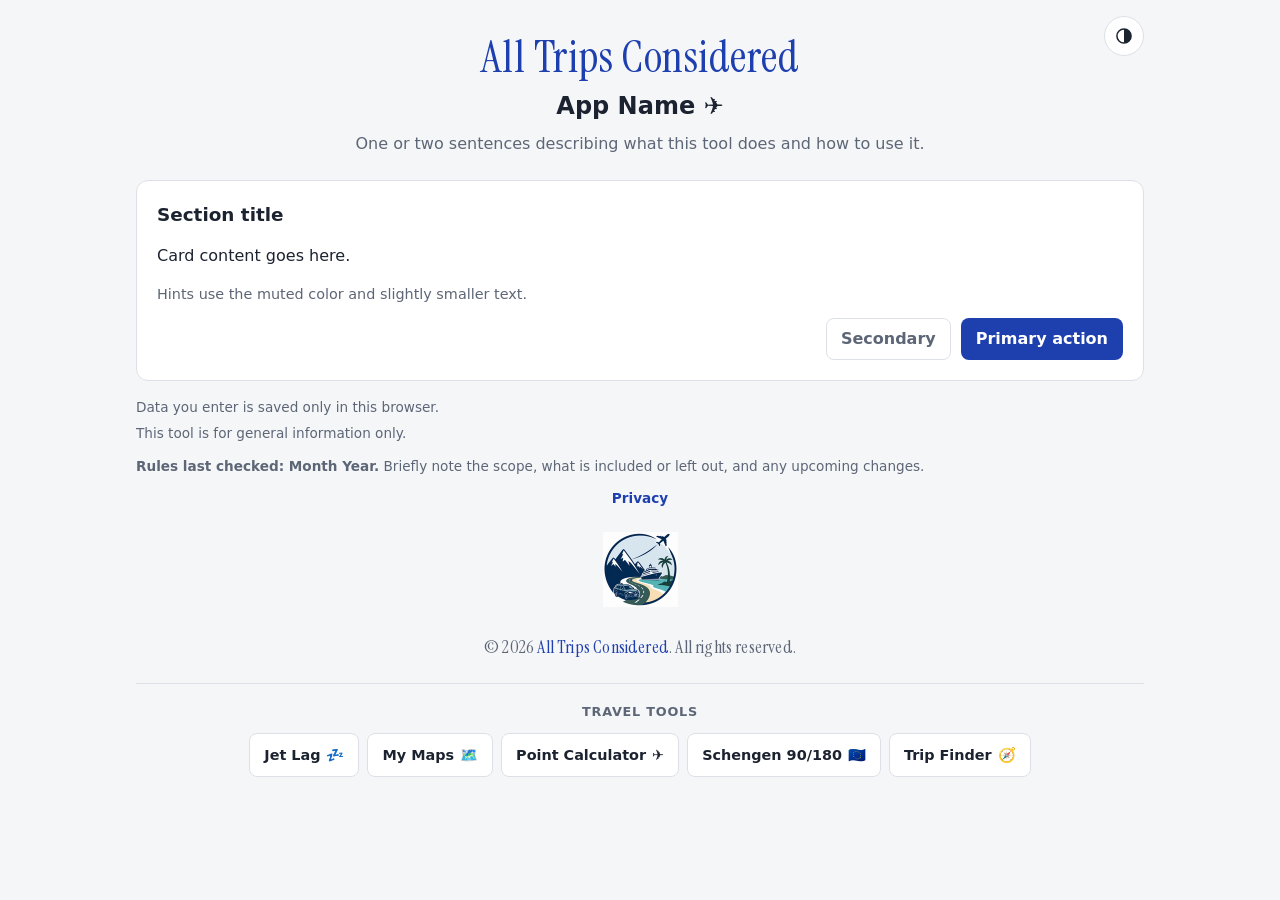
<file: docs/index.html>
<!doctype html>
<!-- TEMPLATE: set data-app to a short unique id for this app (lowercase letters, numbers, hyphens).
     It names this app's saved settings in the browser. -->
<html lang="en" data-app="app-name">
<head>
<meta charset="utf-8">
<meta name="viewport" content="width=device-width,initial-scale=1,viewport-fit=cover">
<!-- Security policy for this page. Keep it the same in privacy.html and in the Cloudflare header rule (see README). -->
<meta http-equiv="Content-Security-Policy" content="default-src 'self'; script-src 'self'; style-src 'self'; font-src 'self'; img-src 'self' data:; connect-src 'self'; manifest-src 'self'; object-src 'none'; base-uri 'none'; form-action 'none'; require-trusted-types-for 'script'; trusted-types 'none'; upgrade-insecure-requests">
<meta name="referrer" content="strict-origin-when-cross-origin">
<!-- TEMPLATE: replace "App Name" in the title, h1, icon alt text, install banner and manifest. The title is "App Name | All Trips Considered"; the privacy page adds "Privacy | " in front. -->
<title>App Name | All Trips Considered</title>
<meta name="description" content="One sentence describing what this tool does.">
<meta name="theme-color" content="#1f4fd6">
<link rel="icon" href="favicon.ico" sizes="16x16 32x32 48x48">
<link rel="icon" type="image/png" sizes="32x32" href="assets/img/favicon-32.png">
<link rel="icon" type="image/png" sizes="192x192" href="assets/img/icon-192.png">
<link rel="apple-touch-icon" href="assets/img/apple-touch-icon.png">
<link rel="manifest" href="manifest.webmanifest">
<link rel="preload" href="assets/fonts/instrument-serif-v5-latin.woff2" as="font" type="font/woff2" crossorigin>
<link rel="stylesheet" href="assets/css/app.css">
<script src="assets/js/calendar-data.js"></script>
<script src="assets/js/theme-boot.js"></script>
<script src="assets/js/app.js" defer></script>
</head>
<body>
  <main class="container">
    <div class="top-controls">
      <div class="appearance-wrap">
        <button type="button" id="appearance-button" class="theme-toggle" aria-expanded="false" aria-controls="appearance-panel" aria-label="Appearance" title="Appearance">
          <svg viewBox="0 0 24 24" width="20" height="20" aria-hidden="true"><circle cx="12" cy="12" r="8.5" fill="none" stroke-width="1.8"/><path d="M12 3.5a8.5 8.5 0 0 1 0 17z" stroke="none"/></svg>
        </button>
        <div id="appearance-panel" class="appearance-panel" role="dialog" aria-labelledby="appearance-title" hidden>
          <h2 id="appearance-title" class="appearance-title">Appearance</h2>
          <fieldset class="appearance-group">
            <legend>Mode</legend>
            <div class="segmented">
              <label><input type="radio" name="mode" value="auto"><span>Auto</span></label>
              <label><input type="radio" name="mode" value="light"><span>Light</span></label>
              <label><input type="radio" name="mode" value="dark"><span>Dark</span></label>
            </div>
            <p id="mode-hint" class="mode-hint"></p>
          </fieldset>
          <fieldset class="appearance-group">
            <legend>Color</legend>
            <div id="scheme-list" class="scheme-list"></div>
          </fieldset>
        </div>
      </div>
    </div>

    <header class="page-header">
      <p class="brand"><a href="https://alltripsconsidered.com" target="_blank" rel="noopener noreferrer">All Trips Considered</a></p>
      <!-- TEMPLATE: tool name followed by one emoji, e.g. "Schengen 90/180 Calculator 🇪🇺" -->
      <h1 id="page-title" tabindex="-1">App Name ✈️</h1>
      <p class="lede">One or two sentences describing what this tool does and how to use it.</p>
    </header>

    <section class="card">
      <div class="card-header">
        <h2>Section title</h2>
      </div>
      <p>Card content goes here.</p>
      <p class="hint">Hints use the muted color and slightly smaller text.</p>
      <div class="card-footer">
        <button type="button" class="btn btn-ghost">Secondary</button>
        <button type="button" class="btn btn-primary">Primary action</button>
      </div>
    </section>

    <footer class="disclaimer">
      <p>Data you enter is saved only in this browser.</p>
      <p>This tool is for general information only.</p>
      <!-- TEMPLATE: when the tool relies on rules or data that change, say when they were last checked. Delete if not needed. -->
      <p class="rules-note"><strong>Rules last checked: Month Year.</strong> Briefly note the scope, what is included or left out, and any upcoming changes.</p>
      <p class="footer-links"><a href="privacy.html">Privacy</a></p>
      <!-- TEMPLATE: replace the images in assets/img with this app's icon. -->
      <img src="assets/img/icon-150.png" alt="App Name icon" width="75" height="75" class="footer-icon">
      <p class="copyright">© <span id="copyright-year">2026</span> <a href="https://alltripsconsidered.com">All Trips Considered</a>. All rights reserved.</p>
      <!-- TEMPLATE: mark this app's own link with aria-current="page" and change its arrow text to "You are here".
           Add a new tool here and in every other app, keeping alphabetical order. -->
      <nav class="quick-links" aria-labelledby="quick-links-title">
        <h2 id="quick-links-title">Travel Tools</h2>
        <ul>
          <li><a href="https://jetlag.alltripsconsidered.com"><span class="ql-icon" aria-hidden="true">💤</span><span class="ql-name">Jet Lag</span><span class="ql-arrow" aria-hidden="true">›</span></a></li>
          <li><a href="https://mymaps.alltripsconsidered.com"><span class="ql-icon" aria-hidden="true">🗺️</span><span class="ql-name">My Maps</span><span class="ql-arrow" aria-hidden="true">›</span></a></li>
          <li><a href="https://points.alltripsconsidered.com"><span class="ql-icon" aria-hidden="true">✈️</span><span class="ql-name">Point Calculator</span><span class="ql-arrow" aria-hidden="true">›</span></a></li>
          <li><a href="https://90days.alltripsconsidered.com"><span class="ql-icon" aria-hidden="true">🇪🇺</span><span class="ql-name">Schengen 90/180</span><span class="ql-arrow" aria-hidden="true">›</span></a></li>
          <li><a href="https://tripfinder.alltripsconsidered.com"><span class="ql-icon" aria-hidden="true">🧭</span><span class="ql-name">Trip Finder</span><span class="ql-arrow" aria-hidden="true">›</span></a></li>
        </ul>
      </nav>
    </footer>
  </main>

  <button type="button" id="back-to-top" class="back-to-top" aria-label="Back to top" title="Back to top" hidden>
    <svg viewBox="0 0 24 24" width="22" height="22" aria-hidden="true"><path d="M12 19V5M5.5 11.5 12 5l6.5 6.5" fill="none" stroke="currentColor" stroke-width="2.2" stroke-linecap="round" stroke-linejoin="round"/></svg>
  </button>

  <div id="install-banner" class="install-banner" role="region" aria-label="Add to Home Screen" hidden>
    <img src="assets/img/icon-192.png" alt="" class="install-icon" width="48" height="48">
    <div class="install-text">
      <strong>Add App Name to your Home Screen</strong>
      <span id="install-instructions">Tap <span class="share-glyph" aria-label="Share"></span> Share, then "Add to Home Screen".</span>
    </div>
    <div class="install-actions">
      <button type="button" id="install-dismiss" class="btn btn-ghost">Not now</button>
      <button type="button" id="install-accept" class="btn btn-primary" hidden>Install</button>
    </div>
  </div>
</body>
</html>
</file>
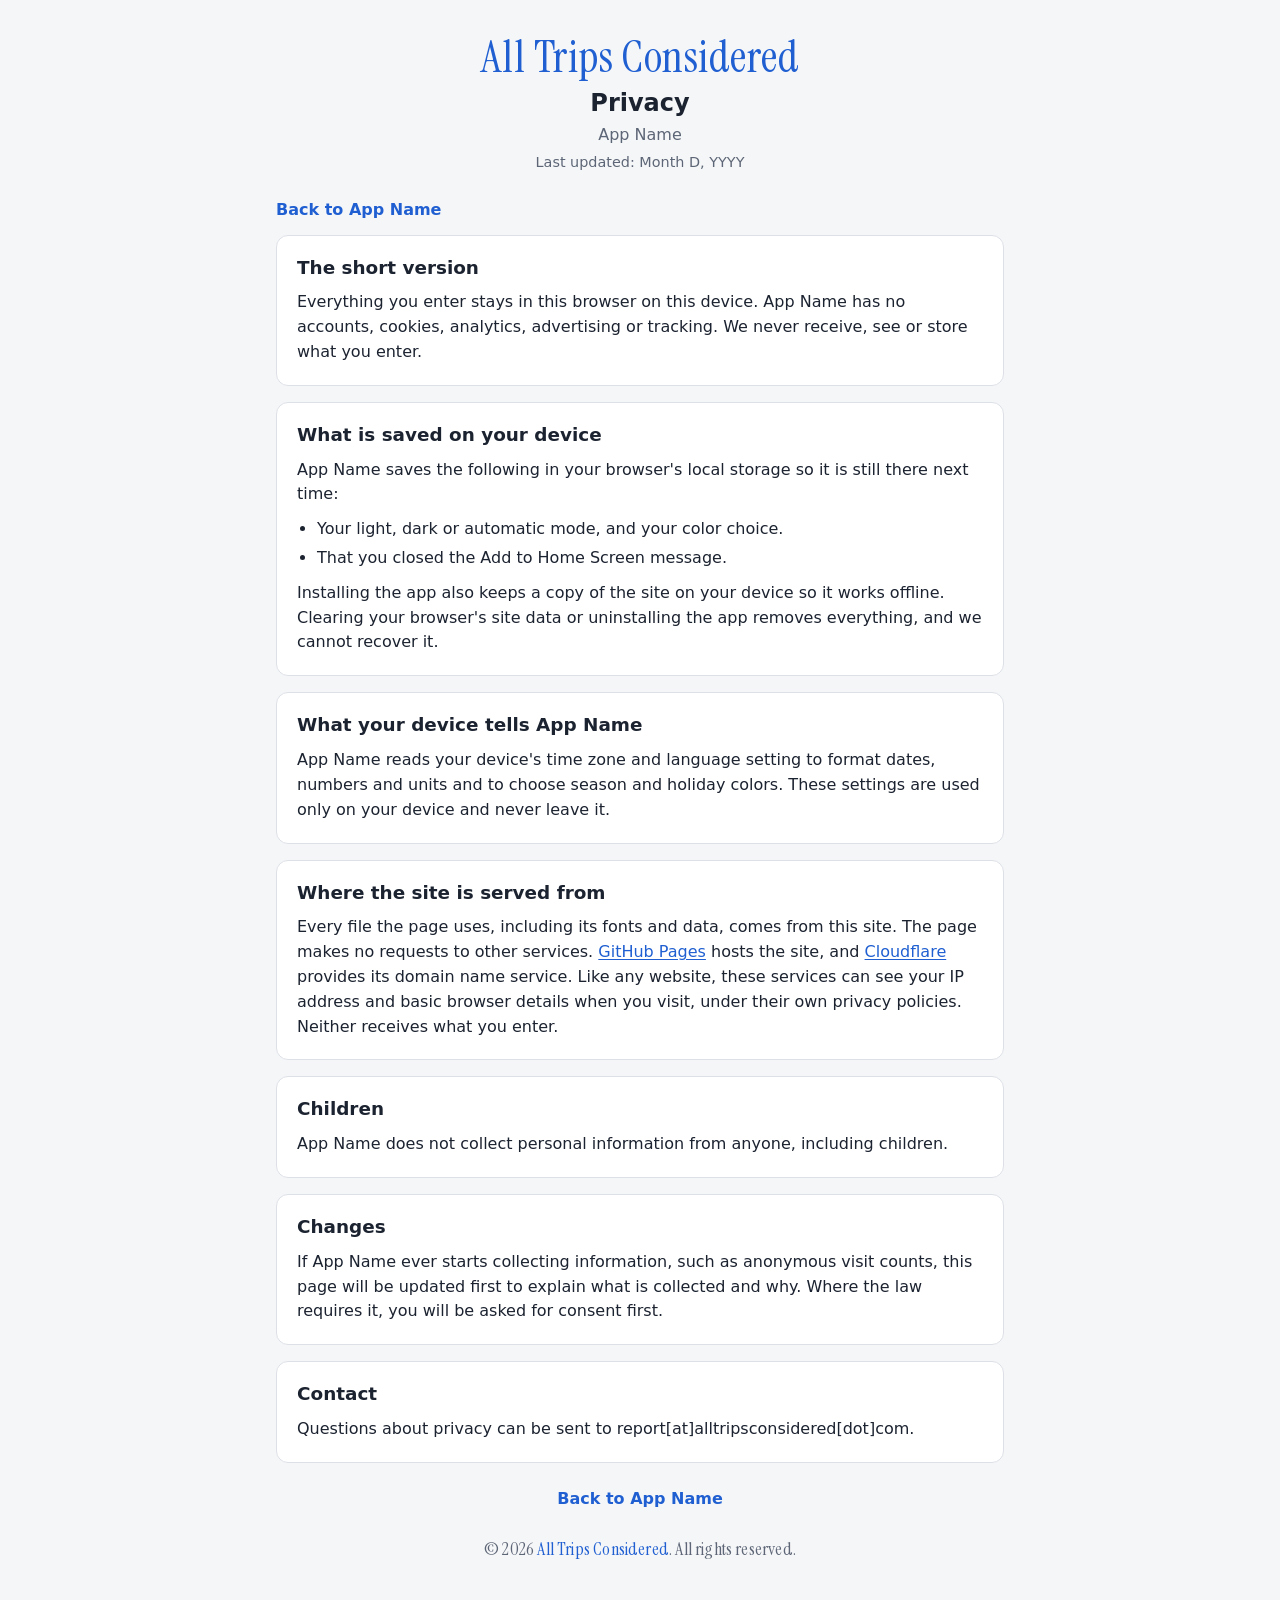
<file: docs/privacy.html>
<!doctype html>
<!-- TEMPLATE: use the same data-app value as index.html. This page follows the All Trips Considered
     standard privacy page: keep the section order and wording, and change only the bracketed parts. -->
<html lang="en" data-app="app-name">
<head>
<meta charset="utf-8">
<meta name="viewport" content="width=device-width,initial-scale=1,viewport-fit=cover">
<meta http-equiv="Content-Security-Policy" content="default-src 'self'; script-src 'self'; style-src 'self'; font-src 'self'; img-src 'self' data:; connect-src 'self'; manifest-src 'self'; object-src 'none'; base-uri 'none'; form-action 'none'; require-trusted-types-for 'script'; trusted-types 'none'; upgrade-insecure-requests">
<meta name="referrer" content="strict-origin-when-cross-origin">
<title>Privacy | App Name | All Trips Considered</title>
<meta name="description" content="How App Name handles your information: everything you enter stays on your device.">
<meta name="theme-color" content="#1f4fd6">
<link rel="icon" href="favicon.ico" sizes="16x16 32x32 48x48">
<link rel="icon" type="image/png" sizes="32x32" href="assets/img/favicon-32.png">
<link rel="icon" type="image/png" sizes="192x192" href="assets/img/icon-192.png">
<link rel="apple-touch-icon" href="assets/img/apple-touch-icon.png">
<link rel="preload" href="assets/fonts/instrument-serif-v5-latin.woff2" as="font" type="font/woff2" crossorigin>
<link rel="stylesheet" href="assets/css/privacy.css">
<script src="assets/js/calendar-data.js"></script>
<script src="assets/js/theme-boot.js"></script>
</head>
<body>
<main class="privacy">
  <header class="privacy-header">
    <p class="privacy-brand"><a href="https://alltripsconsidered.com">All Trips Considered</a></p>
    <h1>Privacy</h1>
    <p class="privacy-app">App Name</p>
    <p class="privacy-updated">Last updated: Month D, YYYY <!-- TEMPLATE: update the date. --></p>
  </header>

  <p class="privacy-back privacy-back-top"><a href="./">Back to App Name</a></p>

  <section class="privacy-section" aria-labelledby="short">
    <h2 id="short">The short version</h2>
    <p>Everything you enter stays in this browser on this device. App Name has no accounts, cookies, analytics, advertising or tracking. We never receive, see or store what you enter.</p>
  </section>

  <section class="privacy-section" aria-labelledby="saved">
    <h2 id="saved">What is saved on your device</h2>
    <p>App Name saves the following in your browser's local storage so it is still there next time:</p>
    <ul>
      <li>Your light, dark or automatic mode, and your color choice.</li>
      <li>That you closed the Add to Home Screen message.</li>
      <!-- TEMPLATE: list anything else this app saves, such as trips or dates. -->
    </ul>
    <p>Installing the app also keeps a copy of the site on your device so it works offline. Clearing your browser's site data or uninstalling the app removes everything, and we cannot recover it.</p>
  </section>

  <section class="privacy-section" aria-labelledby="device">
    <h2 id="device">What your device tells App Name</h2>
    <p>App Name reads your device's time zone and language setting to format dates, numbers and units and to choose season and holiday colors. These settings are used only on your device and never leave it.</p>
  </section>

  <!-- TEMPLATE: include these two sections only if the app has the feature. -->
  <!--
  <section class="privacy-section" aria-labelledby="files">
    <h2 id="files">Files you export or share</h2>
    <p>Files you export, such as [file types], are created on your device and saved where you choose. They are not uploaded anywhere. When you use Share, App Name opens the app or website you pick with a link and a short message. Nothing is posted until you confirm it there, and that service's privacy policy then applies.</p>
  </section>

  <section class="privacy-section" aria-labelledby="links">
    <h2 id="links">Links to other websites</h2>
    <p>Links to [airline websites, map services] open only when you choose them. Those sites have their own privacy policies.</p>
  </section>
  -->

  <section class="privacy-section" aria-labelledby="hosting">
    <h2 id="hosting">Where the site is served from</h2>
    <p>Every file the page uses, including its fonts and data, comes from this site. The page makes no requests to other services. <a href="https://docs.github.com/en/site-policy/privacy-policies/github-general-privacy-statement" rel="noopener noreferrer">GitHub Pages</a> hosts the site, and <a href="https://www.cloudflare.com/privacypolicy/" rel="noopener noreferrer">Cloudflare</a> provides its domain name service. Like any website, these services can see your IP address and basic browser details when you visit, under their own privacy policies. Neither receives what you enter.</p>
  </section>

  <section class="privacy-section" aria-labelledby="children">
    <h2 id="children">Children</h2>
    <p>App Name does not collect personal information from anyone, including children.</p>
  </section>

  <section class="privacy-section" aria-labelledby="changes">
    <h2 id="changes">Changes</h2>
    <p>If App Name ever starts collecting information, such as anonymous visit counts, this page will be updated first to explain what is collected and why. Where the law requires it, you will be asked for consent first.</p>
  </section>

  <section class="privacy-section" aria-labelledby="contact">
    <h2 id="contact">Contact</h2>
    <p>Questions about privacy can be sent to report[at]alltripsconsidered[dot]com.</p>
  </section>

  <footer class="privacy-footer">
    <p class="privacy-back"><a href="./">Back to App Name</a></p>
    <p class="privacy-copyright">© <span id="copyright-year">2026</span> <a href="https://alltripsconsidered.com">All Trips Considered</a>. All rights reserved.</p>
  </footer>
</main>
</body>
</html>
</file>
<file: docs/assets/css/app.css>
/* All Trips Considered: shared page styles. */
/* Instrument Serif, self-hosted (SIL Open Font License: assets/fonts/OFL.txt). Same subsets Google Fonts serves. */
@font-face {
  font-family: "Instrument Serif";
  font-style: normal;
  font-weight: 400;
  font-display: swap;
  src: url("../fonts/instrument-serif-v5-latin-ext.woff2") format("woff2");
  unicode-range: U+0100-02BA, U+02BD-02C5, U+02C7-02CC, U+02CE-02D7, U+02DD-02FF, U+0304, U+0308, U+0329, U+1D00-1DBF, U+1E00-1E9F, U+1EF2-1EFF, U+2020, U+20A0-20AB, U+20AD-20C4, U+2113, U+2C60-2C7F, U+A720-A7FF;
}
@font-face {
  font-family: "Instrument Serif";
  font-style: normal;
  font-weight: 400;
  font-display: swap;
  src: url("../fonts/instrument-serif-v5-latin.woff2") format("woff2");
  unicode-range: U+0000-00FF, U+0131, U+0152-0153, U+02BB-02BC, U+02C6, U+02DA, U+02DC, U+0304, U+0308, U+0329, U+2000-206F, U+20AC, U+2122, U+2191, U+2193, U+2212, U+2215, U+FEFF, U+FFFD;
}
:root {
  --bg: #f5f6f8;
  --surface: #ffffff;
  --text: #1c2330;
  --muted: #5d6676;
  --border: #dde1e7;
  --primary: var(--scheme-primary, #1f4fd6);
  --primary-text: #ffffff;
  --brand-link: var(--scheme-link, #1F5FD1);
  --radius: 12px;
  color-scheme: light;
}
@media (prefers-color-scheme: dark) {
  :root:not([data-theme="light"]) {
    --bg: #12151b;
    --surface: #1b2029;
    --text: #e8ebf0;
    --muted: #9aa3b2;
    --border: #2c3340;
    --primary: var(--scheme-primary-dark, #4a70de);
    --brand-link: var(--scheme-link-dark, #7A9CEB);
    color-scheme: dark;
  }
}
:root[data-theme="dark"] {
  --bg: #12151b;
  --surface: #1b2029;
  --text: #e8ebf0;
  --muted: #9aa3b2;
  --border: #2c3340;
  --primary: var(--scheme-primary-dark, #4a70de);
  --brand-link: var(--scheme-link-dark, #7A9CEB);
  color-scheme: dark;
}

* { box-sizing: border-box; }
[hidden] { display: none !important; }

body {
  margin: 0;
  background: var(--bg);
  color: var(--text);
  font-family: system-ui, -apple-system, "Segoe UI", Roboto, sans-serif;
  font-size: 16px;
  line-height: 1.5;
}

.container {
  position: relative;
  max-width: 1040px;
  margin: 0 auto;
  padding-block: 32px 96px;
  padding-left: max(16px, env(safe-area-inset-left, 0px));
  padding-right: max(16px, env(safe-area-inset-right, 0px));
}

/* Brand line: "All Trips Considered" in Instrument Serif, brand blue */
.brand {
  font-family: "Instrument Serif", Georgia, "Times New Roman", serif;
  font-weight: 400;
  font-size: 2.8125rem;
  line-height: 1.1;
  letter-spacing: 0.01em;
  margin: 0 0 6px;
}
.brand, .page-header h1 { text-align: center; text-wrap: balance; }
.brand a, .copyright a {
  color: var(--brand-link);
  text-decoration: none;
  border-radius: 4px;
}
.brand a:focus-visible, .copyright a:focus-visible { outline: 2px solid var(--primary); outline-offset: 2px; }
h1 { font-size: 1.5rem; margin: 0 0 8px; }
h2 { font-size: 1.15rem; margin: 0; }
.lede { color: var(--muted); margin: 0 0 24px; text-align: center; text-wrap: balance; }
#page-title:focus { outline: none; }

/* Appearance button, upper right */
.top-controls {
  position: absolute;
  top: 16px;
  right: max(16px, env(safe-area-inset-right, 0px));
  z-index: 30;
  display: flex;
  gap: 8px;
}
.theme-toggle {
  width: 40px; height: 40px;
  display: grid; place-items: center;
  padding: 0;
  border: 1px solid var(--border);
  border-radius: 999px;
  background: var(--surface);
  color: var(--text);
  cursor: pointer;
  transition: background .2s, border-color .2s;
}
.theme-toggle:hover { border-color: var(--muted); }
.theme-toggle:focus-visible { outline: 2px solid var(--primary); outline-offset: 2px; }
.theme-toggle svg { fill: currentColor; stroke: currentColor; }

/* Appearance panel: mode and color scheme */
.appearance-wrap { position: relative; }
.appearance-panel {
  position: absolute;
  top: calc(100% + 8px);
  right: 0;
  z-index: 40;
  width: 300px;
  max-width: calc(100vw - 32px);
  padding: 16px;
  background: var(--surface);
  border: 1px solid var(--border);
  border-radius: 12px;
  box-shadow: 0 12px 32px rgba(0, 0, 0, .18);
  text-align: start;
}
.appearance-title { font-size: 1rem; margin: 0 0 12px; }
.appearance-group { border: 0; margin: 0; padding: 0; min-width: 0; }
.appearance-group + .appearance-group { margin-top: 16px; padding-top: 14px; box-shadow: inset 0 1px 0 var(--border); }
.appearance-group legend { float: left; width: 100%; padding: 0; margin-bottom: 8px; font-size: .8rem; font-weight: 700; letter-spacing: .06em; text-transform: uppercase; color: var(--muted); }
.appearance-group legend + * { clear: both; }
.segmented { display: grid; grid-template-columns: repeat(3, 1fr); gap: 4px; padding: 4px; background: var(--bg); border-radius: 10px; }
.segmented label { position: relative; }
.segmented input, .scheme-option input { position: absolute; opacity: 0; width: 1px; height: 1px; }
.segmented span { display: grid; place-items: center; min-height: 36px; border-radius: 7px; font-weight: 600; font-size: .9rem; color: var(--muted); cursor: pointer; }
.segmented input:checked + span { background: var(--surface); color: var(--text); box-shadow: 0 1px 3px rgba(0, 0, 0, .15); }
.segmented input:focus-visible + span { outline: 2px solid var(--primary); outline-offset: 1px; }
.mode-hint { margin: 8px 2px 0; font-size: .82rem; color: var(--muted); }
.scheme-list { max-height: min(300px, 45vh); overflow-y: auto; margin: 0 -6px; padding: 0 6px; }
.scheme-subhead { margin: 10px 8px 4px; font-size: .75rem; font-weight: 600; color: var(--muted); }
.scheme-subhead:first-child { margin-top: 0; }
.scheme-option { position: relative; display: flex; align-items: center; gap: 10px; min-height: 40px; padding: 6px 8px; border-radius: 8px; cursor: pointer; }
.scheme-option:hover { background: var(--bg); }
.scheme-option:has(input:focus-visible) { box-shadow: inset 0 0 0 2px var(--primary); }
.scheme-option:has(input:checked) { background: var(--bg); }
.scheme-flag { font-size: 1.15rem; line-height: 1; }
.scheme-name { flex: 1; font-size: .95rem; }
.scheme-option input:checked ~ .scheme-name { font-weight: 700; }
.scheme-now { display: block; font-size: .8rem; font-weight: 400; color: var(--muted); }
.scheme-check { width: 16px; color: var(--primary); font-weight: 700; visibility: hidden; }
.scheme-option input:checked ~ .scheme-check { visibility: visible; }
.scheme-swatch { display: flex; border-radius: 3px; overflow: hidden; box-shadow: 0 0 0 1px var(--border); }
.scheme-swatch i { width: 9px; height: 14px; }

/* Cards */
.card {
  background: var(--surface);
  border: 1px solid var(--border);
  border-radius: var(--radius);
  padding: 20px;
  margin-bottom: 16px;
}
.card-header { display: flex; align-items: center; justify-content: space-between; gap: 12px; margin-bottom: 14px; }
.card-footer { margin-top: 12px; display: flex; flex-wrap: wrap; justify-content: flex-end; gap: 10px; }
.hint { color: var(--muted); font-size: .9rem; margin: 8px 0 0; }

.btn {
  font: inherit; font-weight: 600;
  border-radius: 8px; padding: 8px 14px; min-height: 40px;
  cursor: pointer; border: 1px solid transparent;
}
.btn-primary { background: var(--primary); color: var(--primary-text); }
.btn-ghost { background: transparent; color: var(--muted); border-color: var(--border); }
.btn:focus-visible { outline: 2px solid var(--primary); outline-offset: 1px; }

/* Footer: disclaimer, 75px app icon, serif copyright */
.disclaimer { color: var(--muted); font-size: .85rem; }
.disclaimer p { margin: 0 0 6px; }
.rules-note { margin-top: 12px !important; }
.footer-links { margin-top: 12px !important; text-align: center; }
.footer-links a { color: var(--brand-link); font-weight: 600; text-decoration: none; }
.footer-links a:hover { text-decoration: underline; }
.footer-icon { display: block; width: 75px; height: 75px; margin: 24px auto 0; }
.copyright {
  margin-top: 1.5em !important;
  text-align: center;
  font-family: "Instrument Serif", Georgia, "Times New Roman", serif;
  font-weight: 400;
  font-size: 1.125rem;
  letter-spacing: 0.01em;
}

/* Travel Tools: links to other All Trips Considered tools.
   Wider screens: a row of buttons (name, then icon).
   Phones: a list, one tool per row (icon, name, arrow). */
.quick-links { margin-top: 22px; padding-top: 18px; border-top: 1px solid var(--border); text-align: center; }
.quick-links h2 { margin: 0 0 12px; font-size: .8rem; font-weight: 700; letter-spacing: .06em; text-transform: uppercase; color: var(--muted); }
.quick-links ul { list-style: none; margin: 0; padding: 0; display: flex; flex-wrap: wrap; justify-content: center; gap: 8px; }
.quick-links a {
  display: inline-flex; align-items: center; gap: 6px; height: 44px; padding: 0 14px;
  border: 1px solid var(--border); border-radius: 8px; background: var(--surface);
  color: var(--text); font-size: .9rem; font-weight: 600; text-decoration: none;
}
.quick-links .ql-icon { order: 2; }
.quick-links .ql-arrow { display: none; }
.quick-links a:hover { border-color: var(--brand-link); color: var(--brand-link); }
.quick-links a:focus-visible { outline: 2px solid var(--primary); outline-offset: 2px; }
.quick-links a[aria-current="page"] { border-color: var(--brand-link); color: var(--brand-link); }
@media (max-width: 600px) {
  .quick-links ul { display: block; max-width: 420px; margin: 0 auto; border: 1px solid var(--border); border-radius: 10px; background: var(--surface); overflow: hidden; text-align: left; }
  .quick-links li + li { border-top: 1px solid var(--border); }
  .quick-links a { display: flex; gap: 12px; height: 48px; border: 0; border-radius: 0; background: transparent; font-size: .95rem; }
  .quick-links .ql-icon { order: 0; width: 1.4em; text-align: center; }
  .quick-links .ql-arrow { display: inline; margin-left: auto; color: var(--muted); font-size: 1.1rem; }
  .quick-links a[aria-current="page"] .ql-arrow { font-size: .72rem; font-weight: 700; letter-spacing: .05em; text-transform: uppercase; }
  .quick-links a:hover { background: var(--bg); }
  .quick-links a:focus-visible { outline-offset: -2px; }
  .quick-links .ql-name, .quick-links .ql-arrow { white-space: nowrap; }
}
/* Very narrow phones: a check mark instead of "You are here" keeps one line per row. */
@media (max-width: 360px) {
  .quick-links a[aria-current="page"] .ql-arrow { font-size: 0; }
  .quick-links a[aria-current="page"] .ql-arrow::after { content: "\2713"; font-size: 1rem; letter-spacing: 0; }
}

/* Back to top, lower right */
.back-to-top {
  position: fixed;
  right: max(20px, calc(env(safe-area-inset-right, 0px) + 16px));
  bottom: max(20px, calc(env(safe-area-inset-bottom, 0px) + 16px));
  z-index: 15;
  width: 48px; height: 48px;
  display: grid; place-items: center;
  padding: 0; border: 0; border-radius: 999px;
  background: var(--primary); color: var(--primary-text);
  box-shadow: 0 6px 18px rgba(0, 0, 0, .18);
  cursor: pointer;
}
.back-to-top:hover { filter: brightness(1.08); }
.back-to-top:focus-visible { outline: 2px solid var(--primary); outline-offset: 3px; }
body.has-install-banner .back-to-top { bottom: calc(var(--install-banner-height, 150px) + 16px); }

/* Add to Home Screen banner */
.install-banner {
  position: fixed; left: 0; right: 0; bottom: 0; z-index: 20;
  display: flex; flex-wrap: wrap; align-items: center; gap: 12px;
  background: var(--surface);
  border-top: 1px solid var(--border);
  box-shadow: 0 -6px 20px rgba(0, 0, 0, .12);
  padding-top: 14px;
  padding-bottom: calc(14px + env(safe-area-inset-bottom, 0px));
  padding-left: max(16px, env(safe-area-inset-left, 0px));
  padding-right: max(16px, env(safe-area-inset-right, 0px));
}
.install-icon { width: 48px; height: 48px; border-radius: 11px; flex: none; }
.install-text { display: flex; flex-direction: column; flex: 1 1 220px; min-width: 0; font-size: .95rem; }
.install-text span { color: var(--muted); }
.install-actions { display: flex; gap: 8px; margin-left: auto; }
.share-glyph {
  display: inline-block; width: 14px; height: 17px; vertical-align: -2px;
  background: var(--primary);
  -webkit-mask: url("data:image/svg+xml,%3Csvg xmlns='http://www.w3.org/2000/svg' viewBox='0 0 14 17'%3E%3Cpath d='M7 0l3.5 3.5-1 1L7.7 2.7V11H6.3V2.7L4.5 4.5l-1-1z'/%3E%3Cpath d='M1 6h3.5v1.4H2.4v8.2h9.2V7.4H9.5V6H13v11H1z'/%3E%3C/svg%3E") center / contain no-repeat;
  mask: url("data:image/svg+xml,%3Csvg xmlns='http://www.w3.org/2000/svg' viewBox='0 0 14 17'%3E%3Cpath d='M7 0l3.5 3.5-1 1L7.7 2.7V11H6.3V2.7L4.5 4.5l-1-1z'/%3E%3Cpath d='M1 6h3.5v1.4H2.4v8.2h9.2V7.4H9.5V6H13v11H1z'/%3E%3C/svg%3E") center / contain no-repeat;
}
body.has-install-banner { padding-bottom: var(--install-banner-height, 140px); }

@media (max-width: 680px) {
  .container { padding-top: 68px; }
  .top-controls { top: 14px; }
  .brand { font-size: 2.375rem; }
}
@media (max-width: 600px) {
  .card { padding: 16px; }
  .disclaimer { font-size: .9rem; }
  .card-footer .btn { flex: 1; }
}
</file>
<file: docs/assets/css/privacy.css>
/* All Trips Considered: shared privacy page styles.
   The same file ships with every All Trips Considered app so the privacy pages look alike.
   It stands alone: the privacy page loads this file and not the app's own stylesheet.
   Only the font paths below differ between apps. */
/* Instrument Serif, self-hosted (SIL Open Font License). */
@font-face {
  font-family: "Instrument Serif";
  font-style: normal;
  font-weight: 400;
  font-display: swap;
  src: url("../fonts/instrument-serif-v5-latin.woff2") format("woff2");
  unicode-range: U+0000-00FF, U+0131, U+0152-0153, U+02BB-02BC, U+02C6, U+02DA, U+02DC, U+0304, U+0308, U+0329, U+2000-206F, U+20AC, U+2122, U+2191, U+2193, U+2212, U+2215, U+FEFF, U+FFFD;
}
@font-face {
  font-family: "Instrument Serif";
  font-style: normal;
  font-weight: 400;
  font-display: swap;
  src: url("../fonts/instrument-serif-v5-latin-ext.woff2") format("woff2");
  unicode-range: U+0100-02BA, U+02BD-02C5, U+02C7-02CC, U+02CE-02D7, U+02DD-02FF, U+0304, U+0308, U+0329, U+1D00-1DBF, U+1E00-1E9F, U+1EF2-1EFF, U+2020, U+20A0-20AB, U+20AD-20C4, U+2113, U+2C60-2C7F, U+A720-A7FF;
}
:root {
  --bg: #f5f6f8;
  --surface: #ffffff;
  --text: #1c2330;
  --muted: #5d6676;
  --border: #dde1e7;
  --link: #1f5fd1;
  --focus: #1f4fd6;
  --radius: 12px;
  color-scheme: light;
}
@media (prefers-color-scheme: dark) {
  :root:not([data-theme="light"]) {
    --bg: #12151b;
    --surface: #1b2029;
    --text: #e8ebf0;
    --muted: #9aa3b2;
    --border: #2c3340;
    --link: #7a9ceb;
    --focus: #5b84f5;
    color-scheme: dark;
  }
}
:root[data-theme="dark"] {
  --bg: #12151b;
  --surface: #1b2029;
  --text: #e8ebf0;
  --muted: #9aa3b2;
  --border: #2c3340;
  --link: #7a9ceb;
  --focus: #5b84f5;
  color-scheme: dark;
}

* { box-sizing: border-box; }

body {
  margin: 0;
  background: var(--bg);
  color: var(--text);
  font-family: system-ui, -apple-system, "Segoe UI", Roboto, sans-serif;
  font-size: 16px;
  line-height: 1.55;
  -webkit-text-size-adjust: 100%;
}

.privacy {
  max-width: 760px;
  margin: 0 auto;
  padding-block: 32px 64px;
  padding-left: max(16px, env(safe-area-inset-left, 0px));
  padding-right: max(16px, env(safe-area-inset-right, 0px));
}

.privacy a { color: var(--link); text-underline-offset: 2px; }
.privacy a:focus-visible { outline: 2px solid var(--focus); outline-offset: 2px; border-radius: 4px; }

/* Header: brand line, title, app name */
.privacy-header { text-align: center; margin-bottom: 24px; }
.privacy-brand {
  font-family: "Instrument Serif", Georgia, "Times New Roman", serif;
  font-weight: 400;
  font-size: 2.8125rem;
  line-height: 1.1;
  letter-spacing: 0.01em;
  margin: 0 0 6px;
  text-wrap: balance;
}
.privacy-brand a, .privacy-copyright a { text-decoration: none; }
.privacy h1 { font-size: 1.5rem; line-height: 1.3; margin: 0 0 4px; }
.privacy-app { color: var(--muted); margin: 0; text-wrap: balance; }
.privacy-updated { color: var(--muted); font-size: .9rem; margin: 4px 0 0; }

/* Sections */
.privacy-section {
  background: var(--surface);
  border: 1px solid var(--border);
  border-radius: var(--radius);
  padding: 20px;
  margin-bottom: 16px;
}
.privacy h2 { font-size: 1.15rem; line-height: 1.35; margin: 0 0 10px; }
.privacy-section p, .privacy-section ul { margin: 0 0 10px; }
.privacy-section > :last-child { margin-bottom: 0; }
.privacy-section ul { padding-left: 1.25em; }
.privacy-section li + li { margin-top: 4px; }

/* Footer: back link and serif copyright */
.privacy-footer { margin-top: 24px; text-align: center; }
.privacy-back { margin: 0; }
.privacy-back-top { margin: 0 0 12px; }
.privacy-back a { font-weight: 600; text-decoration: none; }
.privacy-back a:hover { text-decoration: underline; }
.privacy-copyright {
  margin: 24px 0 0;
  font-family: "Instrument Serif", Georgia, "Times New Roman", serif;
  font-weight: 400;
  font-size: 1.125rem;
  letter-spacing: 0.01em;
  color: var(--muted);
}

@media (max-width: 600px) {
  .privacy-brand { font-size: 2.375rem; }
  .privacy-section { padding: 16px; }
}

@media print {
  :root { --bg: #fff; --surface: #fff; --text: #000; --muted: #333; --border: #999; --link: #000; }
  .privacy-section { break-inside: avoid; }
}
</file>
